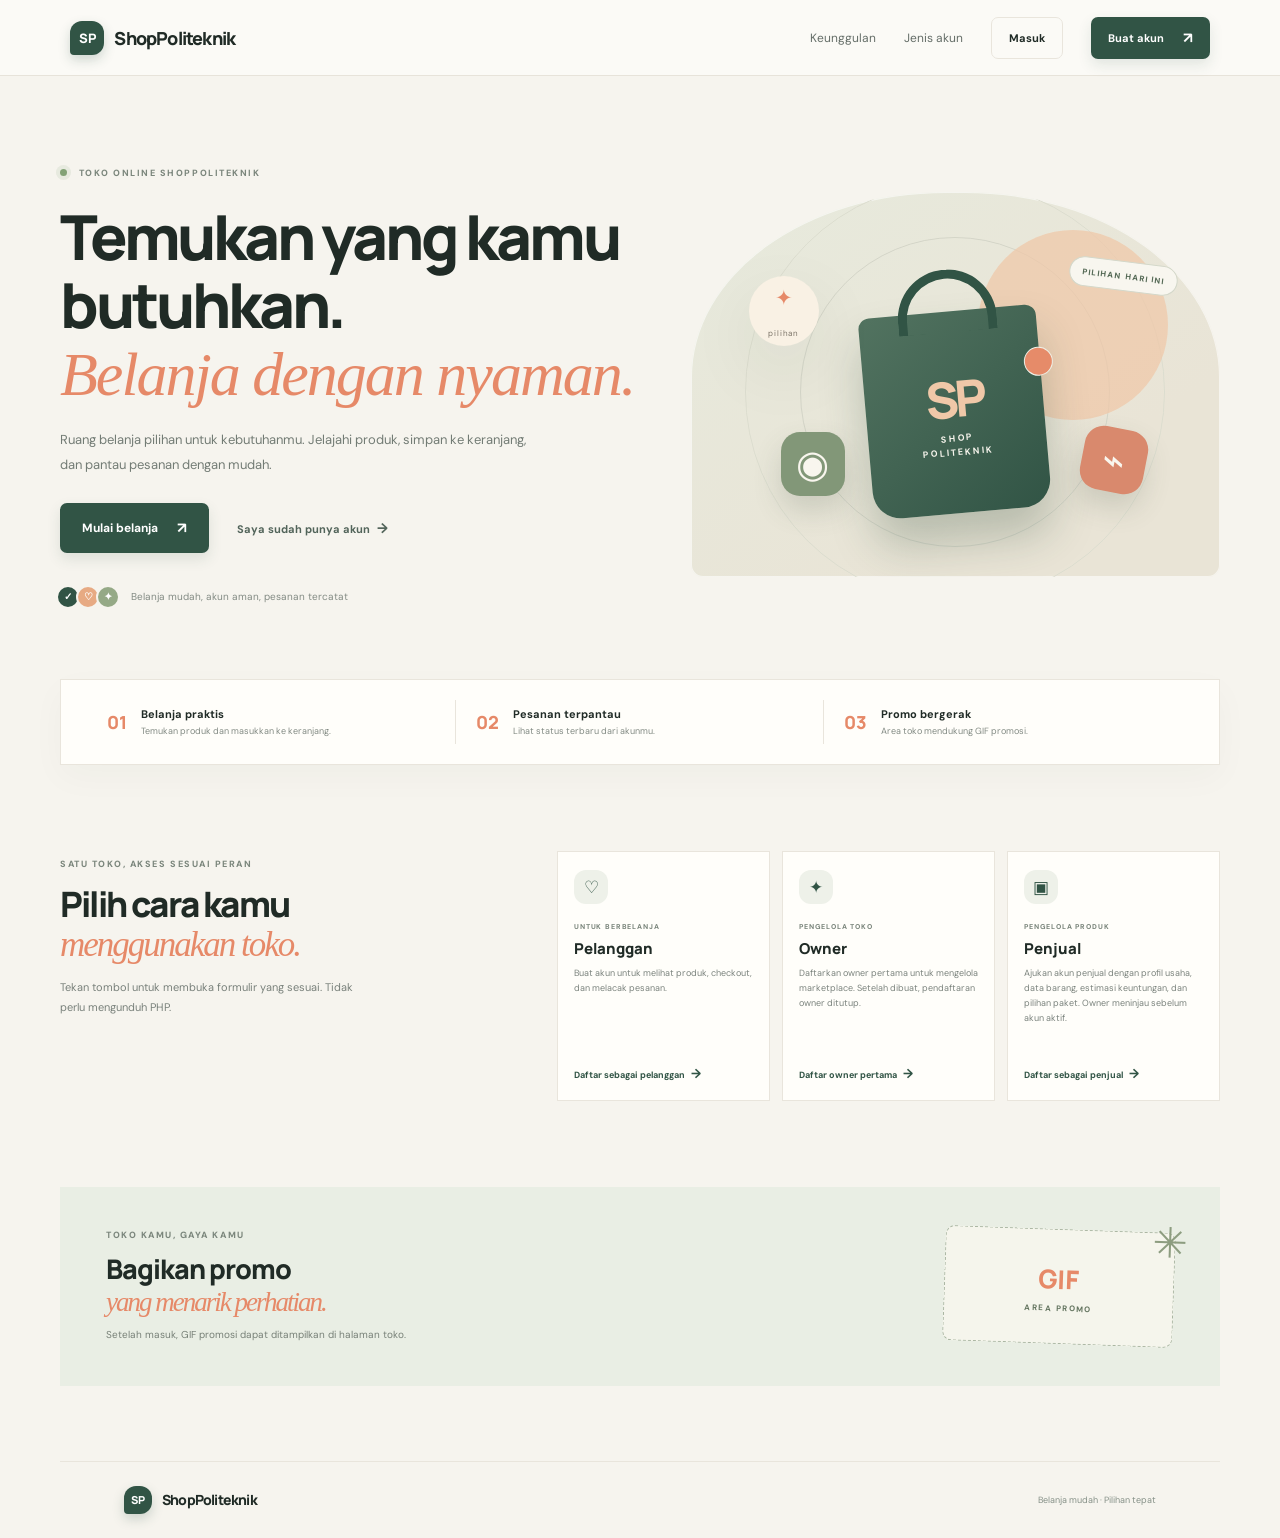
<file: vercel/index.html>
<!doctype html>
<html lang="id">
<head>
  <meta charset="utf-8"><meta name="viewport" content="width=device-width,initial-scale=1"><meta name="theme-color" content="#f6f4ee">
  <title>ShopPoliteknik — Belanja mudah, pilihan tepat</title>
  <link rel="stylesheet" href="frontend.css"><script defer src="auth.js"></script>
</head>
<body class="sp-body sp-home">
  <header class="sp-header"><a class="sp-brand" href="index.html"><span>SP</span> ShopPoliteknik</a><nav class="sp-nav"><a href="#keunggulan">Keunggulan</a><a href="#peran">Jenis akun</a><button class="sp-button sp-button-outline" data-modal-open="login">Masuk</button><button class="sp-button sp-button-dark" data-modal-open="register">Buat akun <span>↗</span></button></nav><button class="sp-menu" aria-label="Buka navigasi" data-menu-toggle>☰</button></header>
  <main>
    <section class="sp-hero"><div class="sp-hero-copy"><span class="sp-kicker"><i></i> TOKO ONLINE SHOPPOLITEKNIK</span><h1>Temukan yang kamu butuhkan.<br><em>Belanja dengan nyaman.</em></h1><p>Ruang belanja pilihan untuk kebutuhanmu. Jelajahi produk, simpan ke keranjang, dan pantau pesanan dengan mudah.</p><div class="sp-hero-actions"><button class="sp-button sp-button-dark sp-button-large" data-modal-open="register">Mulai belanja <span>↗</span></button><button class="sp-text-button" data-modal-open="login">Saya sudah punya akun <span>→</span></button></div><div class="sp-proof"><span class="sp-proof-icons"><b>✓</b><b>♡</b><b>✦</b></span><span>Belanja mudah, akun aman, pesanan tercatat</span></div></div><div class="sp-hero-visual" aria-label="Ilustrasi belanja"><div class="sp-orbit orbit-one"></div><div class="sp-orbit orbit-two"></div><div class="sp-sun"></div><div class="sp-floating sp-float-a">✦<small>pilihan</small></div><div class="sp-bag"><span>SP</span><b>SHOP<br>POLITEKNIK</b><i></i></div><div class="sp-product sp-product-a">⌁</div><div class="sp-product sp-product-b">◉</div><div class="sp-label">PILIHAN HARI INI</div></div></section>
    <section class="sp-benefits" id="keunggulan"><article><span>01</span><div><b>Belanja praktis</b><small>Temukan produk dan masukkan ke keranjang.</small></div></article><article><span>02</span><div><b>Pesanan terpantau</b><small>Lihat status terbaru dari akunmu.</small></div></article><article><span>03</span><div><b>Promo bergerak</b><small>Area toko mendukung GIF promosi.</small></div></article></section>
    <section class="sp-roles" id="peran"><div class="sp-section-title"><span class="sp-kicker">SATU TOKO, AKSES SESUAI PERAN</span><h2>Pilih cara kamu<br><em>menggunakan toko.</em></h2><p>Tekan tombol untuk membuka formulir yang sesuai. Tidak perlu mengunduh PHP.</p></div><div class="sp-role-grid"><article class="sp-role-card"><div class="sp-role-icon">♡</div><span class="sp-kicker">UNTUK BERBELANJA</span><h3>Pelanggan</h3><p>Buat akun untuk melihat produk, checkout, dan melacak pesanan.</p><button class="sp-link-button" data-modal-open="register" data-default-role="customer">Daftar sebagai pelanggan <span>→</span></button></article><article class="sp-role-card"><div class="sp-role-icon">✦</div><span class="sp-kicker">PENGELOLA TOKO</span><h3>Owner</h3><p>Daftarkan owner pertama untuk mengelola marketplace. Setelah dibuat, pendaftaran owner ditutup.</p><a class="sp-link-button" data-owner-signup-link href="daftar.html?role=owner">Daftar owner pertama <span>→</span></a><a class="sp-link-button" data-owner-login-link href="masuk.html?role=owner" hidden>Masuk sebagai owner <span>→</span></a></article><article class="sp-role-card"><div class="sp-role-icon">▣</div><span class="sp-kicker">PENGELOLA PRODUK</span><h3>Penjual</h3><p>Ajukan akun penjual dengan profil usaha, data barang, estimasi keuntungan, dan pilihan paket. Owner meninjau sebelum akun aktif.</p><button class="sp-link-button" data-modal-open="register" data-default-role="seller">Daftar sebagai penjual <span>→</span></button></article></div></section>
    <section class="sp-promo"><div><span class="sp-kicker">TOKO KAMU, GAYA KAMU</span><h2>Bagikan promo<br><em>yang menarik perhatian.</em></h2><p>Setelah masuk, GIF promosi dapat ditampilkan di halaman toko.</p></div><div class="sp-promo-art"><span>GIF</span><b>AREA PROMO</b><i>✳</i></div></section>
  </main>
  <footer class="sp-footer"><a class="sp-brand" href="index.html"><span>SP</span> ShopPoliteknik</a><span>Belanja mudah · Pilihan tepat</span></footer>

  <div class="sp-modal" data-modal="login" hidden><div class="sp-modal-card"><button class="sp-modal-close" data-modal-close aria-label="Tutup">×</button><span class="sp-kicker">SELAMAT DATANG KEMBALI</span><h2>Masuk ke akun</h2><p class="sp-modal-intro">Pilih peran, lalu masukkan data akunmu.</p><form data-auth-form data-mode="login"><label>Jenis akun<select name="role" data-role-select><option value="customer">Pelanggan</option><option value="seller">Penjual</option><option value="owner">Owner</option></select></label><label>Email<input name="email" type="email" required autocomplete="username" placeholder="nama@email.com"></label><label>Kata sandi<input name="password" type="password" required autocomplete="current-password" placeholder="Kata sandi akun"></label><div class="sp-message" data-form-message hidden></div><button class="sp-button sp-button-dark sp-button-full" type="submit">Masuk <span>↗</span></button></form><p class="sp-auth-switch">Belum punya akun pelanggan? <button data-modal-tab="register">Buat akun</button></p></div></div>
  <div class="sp-modal" data-modal="register" hidden><div class="sp-modal-card"><button class="sp-modal-close" data-modal-close aria-label="Tutup">×</button><span class="sp-kicker">GABUNG KE SHOPPOLITEKNIK</span><h2>Buat akun</h2><p class="sp-modal-intro">Pilih jenis akun. Formulir lengkap dan syaratnya akan muncul di halaman pendaftaran.</p><a class="sp-button sp-button-dark sp-button-full" href="daftar.html?role=customer">Daftar sebagai pembeli ↗</a><a class="sp-button sp-button-outline sp-button-full" href="daftar.html?role=seller">Ajukan akun penjual ↗</a><a class="sp-button sp-button-outline sp-button-full" data-owner-signup-link href="daftar.html?role=owner">Daftar owner pertama ↗</a><a class="sp-button sp-button-outline sp-button-full" data-owner-login-link href="masuk.html?role=owner" hidden>Masuk sebagai owner ↗</a><p class="sp-hint" data-owner-signup-note hidden>Akun owner sudah terdaftar. Pendaftaran owner berikutnya ditutup.</p><p class="sp-hint">Akun penjual menunggu tinjauan owner.</p><p class="sp-auth-switch">Sudah terdaftar? <button data-modal-tab="login">Masuk</button></p></div></div>
</body>
</html>
</file>
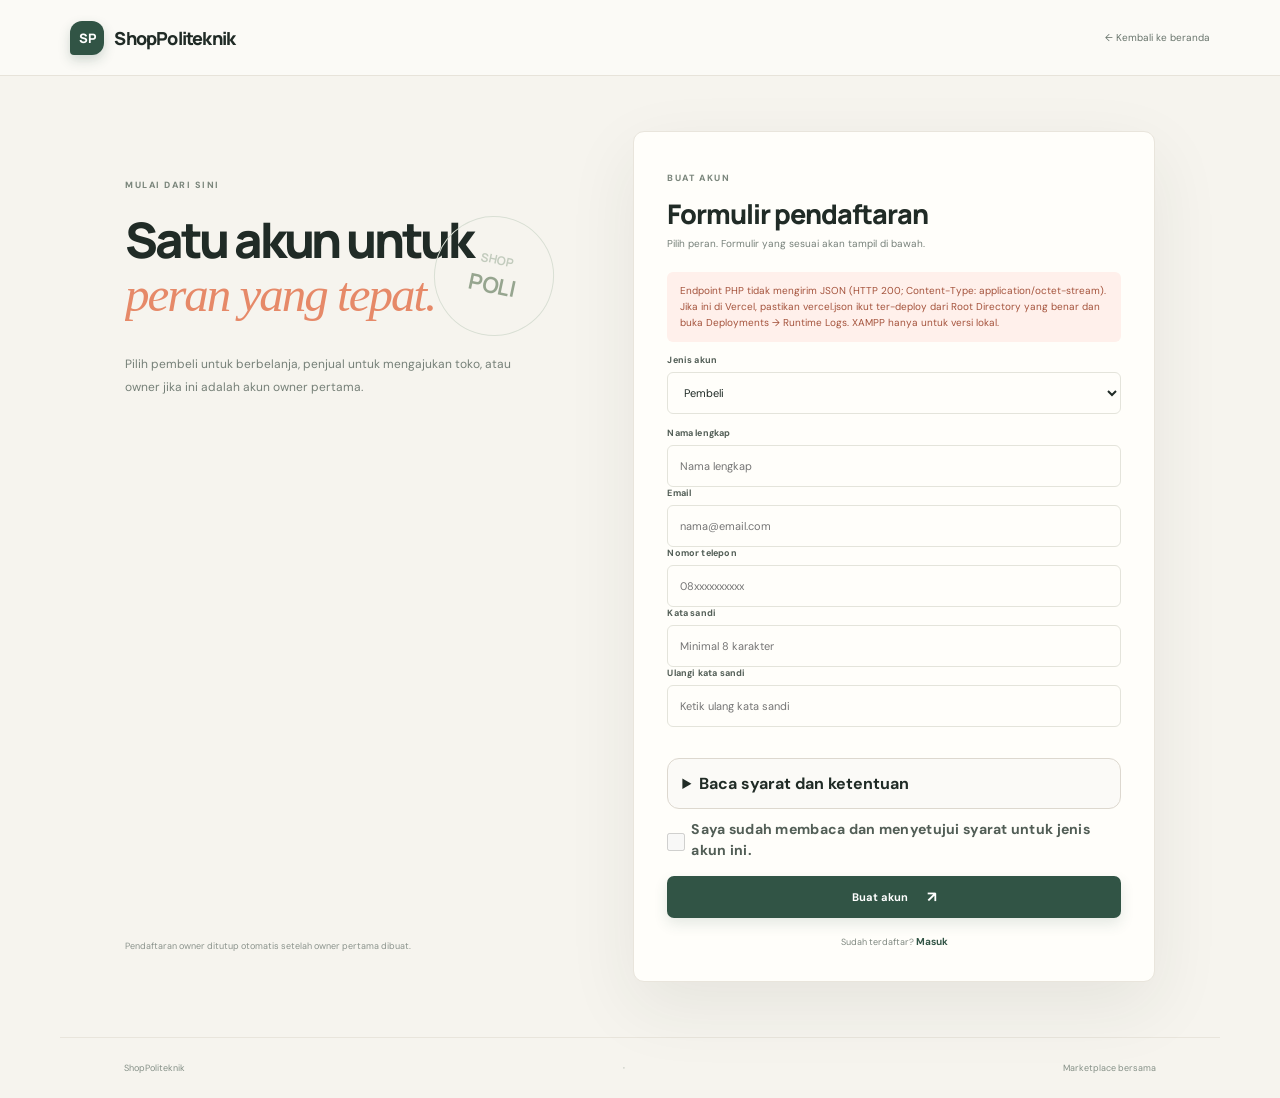
<file: vercel/daftar.html>
<!doctype html>
<html lang="id">
<head><meta charset="utf-8"><meta name="viewport" content="width=device-width,initial-scale=1"><meta name="theme-color" content="#f6f4ee"><title>Buat akun — ShopPoliteknik</title><link rel="stylesheet" href="frontend.css"><script defer src="auth.js"></script></head>
<body class="sp-body"><header class="sp-header"><a class="sp-brand" href="index.html"><span>SP</span> ShopPoliteknik</a><a class="sp-header-link" href="index.html">← Kembali ke beranda</a></header>
<main class="sp-auth-layout sp-register-layout"><section class="sp-auth-aside"><span class="sp-kicker">MULAI DARI SINI</span><h1>Satu akun untuk<br><em>peran yang tepat.</em></h1><p>Pilih pembeli untuk berbelanja, penjual untuk mengajukan toko, atau owner jika ini adalah akun owner pertama.</p><div class="sp-aside-stamp">SHOP<br><b>POLI</b></div><div class="sp-aside-foot">Pendaftaran owner ditutup otomatis setelah owner pertama dibuat.</div></section>
<section class="sp-auth-card"><div class="sp-auth-card-top"><span class="sp-kicker">BUAT AKUN</span><h2>Formulir pendaftaran</h2><p>Pilih peran. Formulir yang sesuai akan tampil di bawah.</p></div><div class="sp-message" data-auth-status hidden></div><div class="sp-role-note" data-owner-signup-note hidden><strong>Akun owner sudah dibuat.</strong><p>Pendaftaran owner ditutup. <a href="masuk.html?role=owner">Masuk sebagai owner</a>.</p></div><form data-auth-form data-mode="register"><label>Jenis akun<select name="role" data-role-select><option value="customer">Pembeli</option><option value="seller">Penjual</option><option value="owner" data-owner-signup-option>Owner pertama</option></select></label>
<div class="sp-role-note" data-role-note="owner" data-owner-registration-note hidden><strong>Pendaftaran owner pertama</strong><p>Hanya dapat dibuat satu kali. Gunakan akun ini untuk mengelola marketplace. Kata sandi minimal 12 karakter.</p></div>
<div data-account-registration-fields><label>Nama lengkap<input name="name" required maxlength="120" autocomplete="name" placeholder="Nama lengkap"></label><label>Email<input name="email" type="email" required maxlength="190" autocomplete="email" placeholder="nama@email.com"></label><label>Nomor telepon<input name="phone" maxlength="30" autocomplete="tel" placeholder="08xxxxxxxxxx"></label><label>Kata sandi<input name="password" type="password" required minlength="8" autocomplete="new-password" placeholder="Minimal 8 karakter"></label><label>Ulangi kata sandi<input name="password_confirmation" type="password" required minlength="8" autocomplete="new-password" placeholder="Ketik ulang kata sandi"></label></div>
<div data-owner-registration-fields hidden><label>Nama owner<input name="owner_name" required maxlength="120" autocomplete="name" placeholder="Nama lengkap"></label><label>Email owner<input name="owner_email" type="email" required maxlength="190" autocomplete="email" placeholder="nama@email.com"></label><label>Nomor telepon <small>Opsional</small><input name="owner_phone" maxlength="30" autocomplete="tel" placeholder="08xxxxxxxxxx"></label><label>Kata sandi owner<input name="owner_password" type="password" required minlength="12" autocomplete="new-password" placeholder="Minimal 12 karakter"></label><label>Ulangi kata sandi owner<input name="owner_password_confirmation" type="password" required minlength="12" autocomplete="new-password" placeholder="Ketik ulang kata sandi"></label></div>
<div data-seller-registration-fields hidden><div class="sp-role-note"><strong>Profil toko dan rencana usaha</strong><p>Permohonan ditinjau owner. Akun penjual aktif setelah disetujui.</p></div><label>Nama toko<input name="store_name" required maxlength="120" placeholder="Nama yang tampil di marketplace"></label><label>Deskripsi toko<textarea name="store_description" required maxlength="1000" rows="3" placeholder="Ceritakan toko dan produk yang ditawarkan"></textarea></label><label>Alamat toko<input name="store_address" required maxlength="500" placeholder="Alamat usaha atau lokasi pengiriman"></label><label>Nomor kontak toko<input name="store_phone" required maxlength="30" placeholder="Nomor yang dapat dihubungi"></label><label>Apakah kamu sudah berjualan?<select name="seller_status" required><option value="active">Ya, saya sudah berjualan</option><option value="planning">Belum, saya sedang memulai</option></select></label><label>Barang yang ingin dijual<input name="product_name" required maxlength="120" placeholder="Contoh: kerajinan tangan"></label><label>Kategori barang<input name="product_category" required maxlength="60" placeholder="Contoh: aksesori"></label><label>Berat barang (gram)<input name="item_weight_grams" type="number" min="1" max="1000000" required placeholder="Contoh: 350"></label><label>Estimasi keuntungan per bulan (Rp)<input name="expected_monthly_profit" type="number" min="0" max="2000000000" required placeholder="Contoh: 1500000"></label><label>Paket penggunaan website<select name="monthly_plan" required><option value="trial">Masa uji coba / gratis</option><option value="monthly">Paket bulanan</option></select></label><label>Anggaran biaya bulanan (Rp) <small>Opsional</small><input name="monthly_budget" type="number" min="0" max="2000000000" placeholder="Bila sudah ada perkiraan"></label><label>Deskripsi dan rencana jualan<textarea name="product_description" required maxlength="255" rows="3" placeholder="Ceritakan produk dan target pembeli"></textarea></label><p class="sp-hint">Paket dan anggaran dicatat sebagai usulan. Owner mengonfirmasi tarif; tidak ada tagihan otomatis.</p></div>
<div data-terms-consent><details class="terms-preview"><summary>Baca syarat dan ketentuan <span data-terms-version></span></summary><div data-terms-audience="customer"></div><div data-terms-audience="seller" hidden></div></details><input type="hidden" data-terms-id><label class="terms-checkbox"><input type="checkbox" name="terms_accepted" value="1" required><span>Saya sudah membaca dan menyetujui syarat untuk jenis akun ini.</span></label></div>
<div class="sp-message" data-form-message hidden></div><button class="sp-button sp-button-dark" type="submit" data-submit-register>Buat akun <span>↗</span></button></form><p class="sp-auth-switch">Sudah terdaftar? <a href="masuk.html">Masuk</a></p></section></main><footer class="sp-footer">ShopPoliteknik <span>·</span> Marketplace bersama</footer></body></html>
</file>
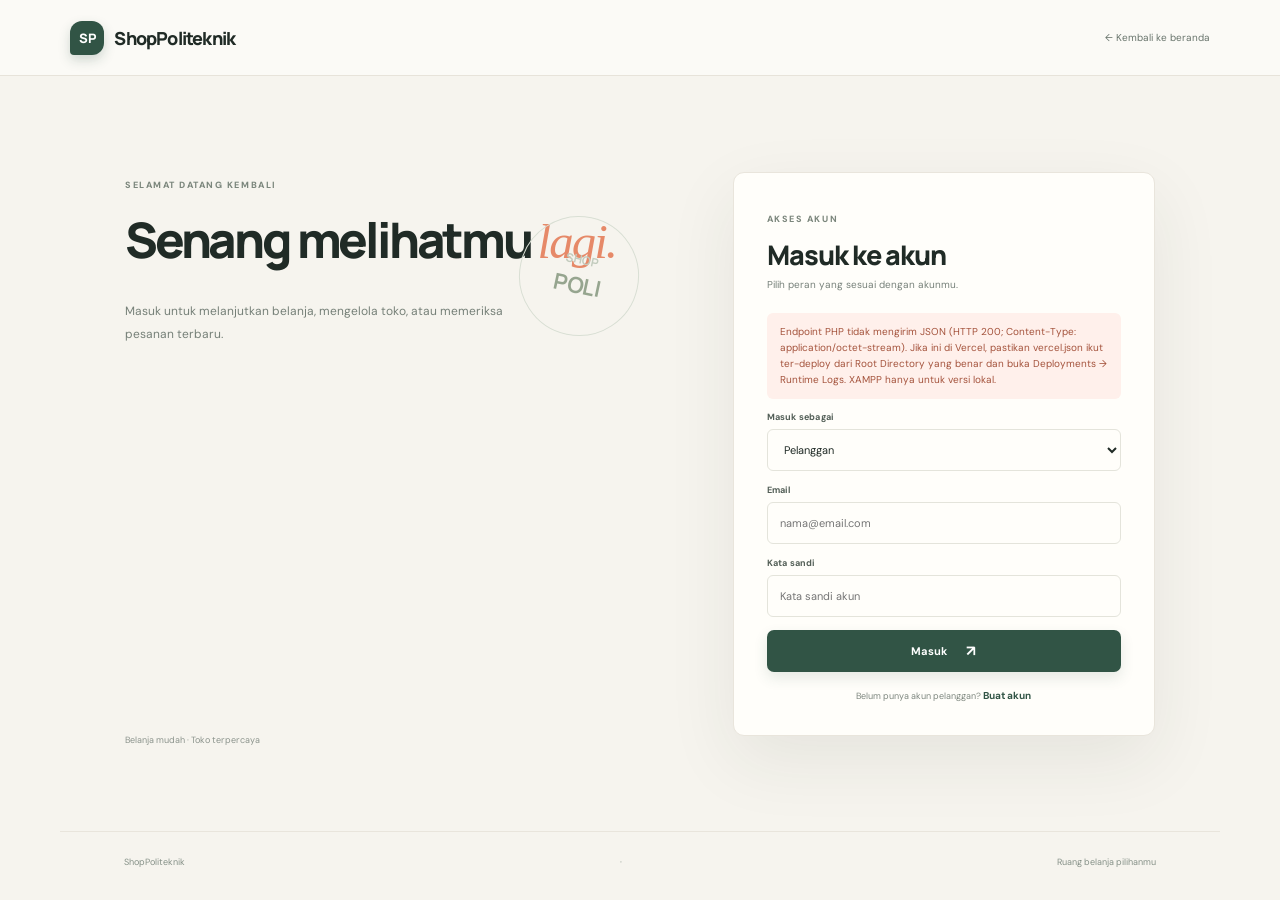
<file: vercel/masuk.html>
<!doctype html>
<html lang="id">
<head><meta charset="utf-8"><meta name="viewport" content="width=device-width,initial-scale=1"><meta name="theme-color" content="#f6f4ee"><title>Masuk — ShopPoliteknik</title><link rel="stylesheet" href="frontend.css"><script defer src="auth.js"></script></head>
<body class="sp-body"><header class="sp-header"><a class="sp-brand" href="index.html"><span>SP</span> ShopPoliteknik</a><a class="sp-header-link" href="index.html">← Kembali ke beranda</a></header>
<main class="sp-auth-layout"><section class="sp-auth-aside"><span class="sp-kicker">SELAMAT DATANG KEMBALI</span><h1>Senang melihatmu <em>lagi.</em></h1><p>Masuk untuk melanjutkan belanja, mengelola toko, atau memeriksa pesanan terbaru.</p><div class="sp-aside-stamp">SHOP<br><b>POLI</b></div><div class="sp-aside-foot">Belanja mudah · Toko terpercaya</div></section>
<section class="sp-auth-card"><div class="sp-auth-card-top"><span class="sp-kicker">AKSES AKUN</span><h2>Masuk ke akun</h2><p>Pilih peran yang sesuai dengan akunmu.</p></div><div class="sp-message" data-auth-status hidden></div><form data-auth-form data-mode="login"><label>Masuk sebagai<select name="role" data-role-select><option value="customer">Pelanggan</option><option value="seller">Penjual</option><option value="owner">Owner</option></select></label><label>Email<input name="email" type="email" required autocomplete="username" placeholder="nama@email.com"></label><label>Kata sandi<input name="password" type="password" required autocomplete="current-password" placeholder="Kata sandi akun"></label><div class="sp-message" data-form-message hidden></div><button class="sp-button sp-button-dark" type="submit">Masuk <span>↗</span></button></form><p class="sp-auth-switch">Belum punya akun pelanggan? <a href="daftar.html">Buat akun</a></p></section></main><footer class="sp-footer">ShopPoliteknik <span>·</span> Ruang belanja pilihanmu</footer></body></html>
</file>
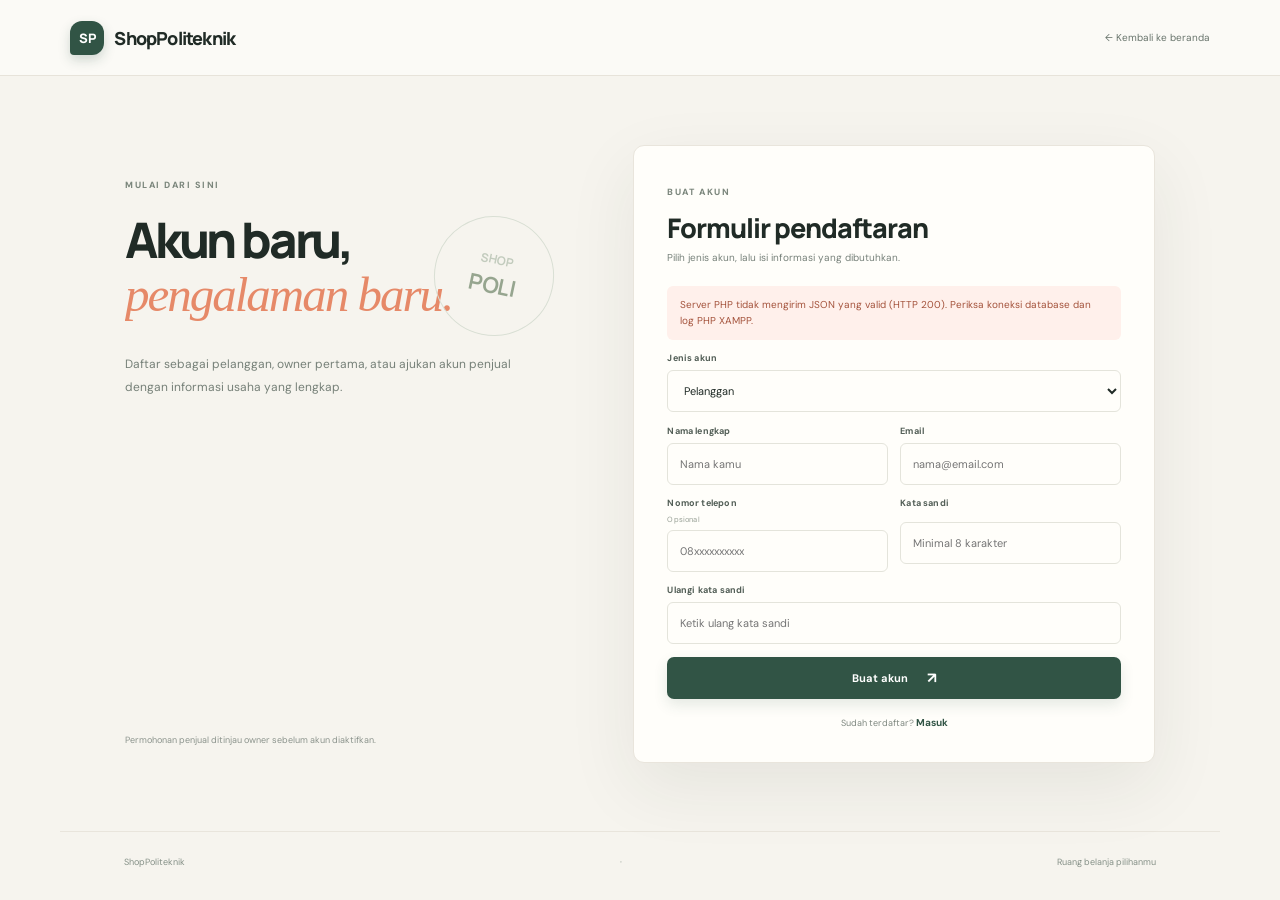
<file: SP/vercel/daftar.html>
<!doctype html>
<html lang="id">
<head><meta charset="utf-8"><meta name="viewport" content="width=device-width,initial-scale=1"><meta name="theme-color" content="#f6f4ee"><title>Buat akun — ShopPoliteknik</title><link rel="stylesheet" href="frontend.css"><script defer src="auth.js"></script></head>
<body class="sp-body"><header class="sp-header"><a class="sp-brand" href="beranda.php"><span>SP</span> ShopPoliteknik</a><a class="sp-header-link" href="beranda.php">← Kembali ke beranda</a></header>
<main class="sp-auth-layout sp-register-layout"><section class="sp-auth-aside"><span class="sp-kicker">MULAI DARI SINI</span><h1>Akun baru,<br><em>pengalaman baru.</em></h1><p>Daftar sebagai pelanggan, owner pertama, atau ajukan akun penjual dengan informasi usaha yang lengkap.</p><div class="sp-aside-stamp">SHOP<br><b>POLI</b></div><div class="sp-aside-foot">Permohonan penjual ditinjau owner sebelum akun diaktifkan.</div></section>
<section class="sp-auth-card"><div class="sp-auth-card-top"><span class="sp-kicker">BUAT AKUN</span><h2>Formulir pendaftaran</h2><p>Pilih jenis akun, lalu isi informasi yang dibutuhkan.</p></div><div class="sp-message" data-auth-status hidden></div><form data-auth-form data-mode="register"><label>Jenis akun<select name="role" data-role-select><option value="customer">Pelanggan</option><option value="owner" data-owner-only hidden>Owner pertama</option><option value="seller">Daftar sebagai penjual</option></select></label>
<div data-account-registration-fields><div class="sp-form-grid"><label>Nama lengkap<input name="name" required maxlength="120" autocomplete="name" placeholder="Nama kamu"></label><label>Email<input name="email" type="email" required maxlength="190" autocomplete="email" placeholder="nama@email.com"></label><label>Nomor telepon <small>Opsional</small><input name="phone" maxlength="30" autocomplete="tel" placeholder="08xxxxxxxxxx"></label><label>Kata sandi<input name="password" type="password" required minlength="8" autocomplete="new-password" placeholder="Minimal 8 karakter"></label><label class="sp-grid-full">Ulangi kata sandi<input name="password_confirmation" type="password" required minlength="8" autocomplete="new-password" placeholder="Ketik ulang kata sandi"></label></div></div>
<div data-owner-registration-fields hidden><div class="sp-form-grid"><label>Nama owner<input name="owner_name" required maxlength="120" autocomplete="name" placeholder="Nama owner"></label><label>Email owner<input name="owner_email" type="email" required maxlength="190" autocomplete="email" placeholder="email@contoh.com"></label><label class="sp-grid-full">Kata sandi owner<input name="owner_password" type="password" required minlength="12" autocomplete="new-password" placeholder="Minimal 12 karakter"></label></div><p class="sp-hint">Owner pertama langsung masuk ke dashboard setelah akun berhasil dibuat.</p></div>
<div data-seller-registration-fields hidden><div class="sp-role-note"><strong>Informasi usaha penjual</strong><p>Jawab pertanyaan berikut. Permohonan akan masuk ke owner untuk ditinjau.</p></div><div class="sp-form-grid"><label>Apakah kamu sudah berjualan?<select name="seller_status" required><option value="active">Ya, saya sudah berjualan</option><option value="planning">Belum, saya sedang memulai</option></select></label><label>Nama barang yang ingin dijual<input name="product_name" required maxlength="120" placeholder="Contoh: kerajinan tangan"></label><label>Kategori barang<input name="product_category" required maxlength="60" placeholder="Contoh: aksesori"></label><label>Berat barang (gram)<input name="item_weight_grams" type="number" min="1" max="1000000" required placeholder="Contoh: 350"></label><label>Estimasi keuntungan per bulan (Rp)<input name="expected_monthly_profit" type="number" min="0" max="2000000000" required placeholder="Contoh: 1500000"></label><label>Paket penggunaan website<select name="monthly_plan" required><option value="trial">Masa uji coba / gratis</option><option value="monthly">Paket bulanan</option></select></label><label>Anggaran biaya bulanan (Rp) <small>Opsional</small><input name="monthly_budget" type="number" min="0" max="2000000000" placeholder="Bila sudah ada perkiraan"></label><label class="sp-grid-full">Ceritakan barang dan rencana jualan<textarea name="product_description" required maxlength="255" rows="3" placeholder="Deskripsi barang, target pembeli, atau informasi usaha"></textarea></label></div><p class="sp-hint">Biaya paket bulanan belum diproses otomatis. Owner akan mengonfirmasi tarif dan cara pembayaran sebelum paket berbayar dimulai.</p></div>
<div class="sp-role-note" data-role-note="owner" data-owner-closed hidden><strong>Akun owner sudah tersedia.</strong><p>Silakan masuk dengan akun owner yang sudah dibuat.</p></div><div class="sp-message" data-form-message hidden></div><button class="sp-button sp-button-dark" type="submit" data-submit-register>Buat akun <span>↗</span></button></form><p class="sp-auth-switch">Sudah terdaftar? <a href="masuk.html">Masuk</a></p></section></main><footer class="sp-footer">ShopPoliteknik <span>·</span> Ruang belanja pilihanmu</footer></body></html>
</file>
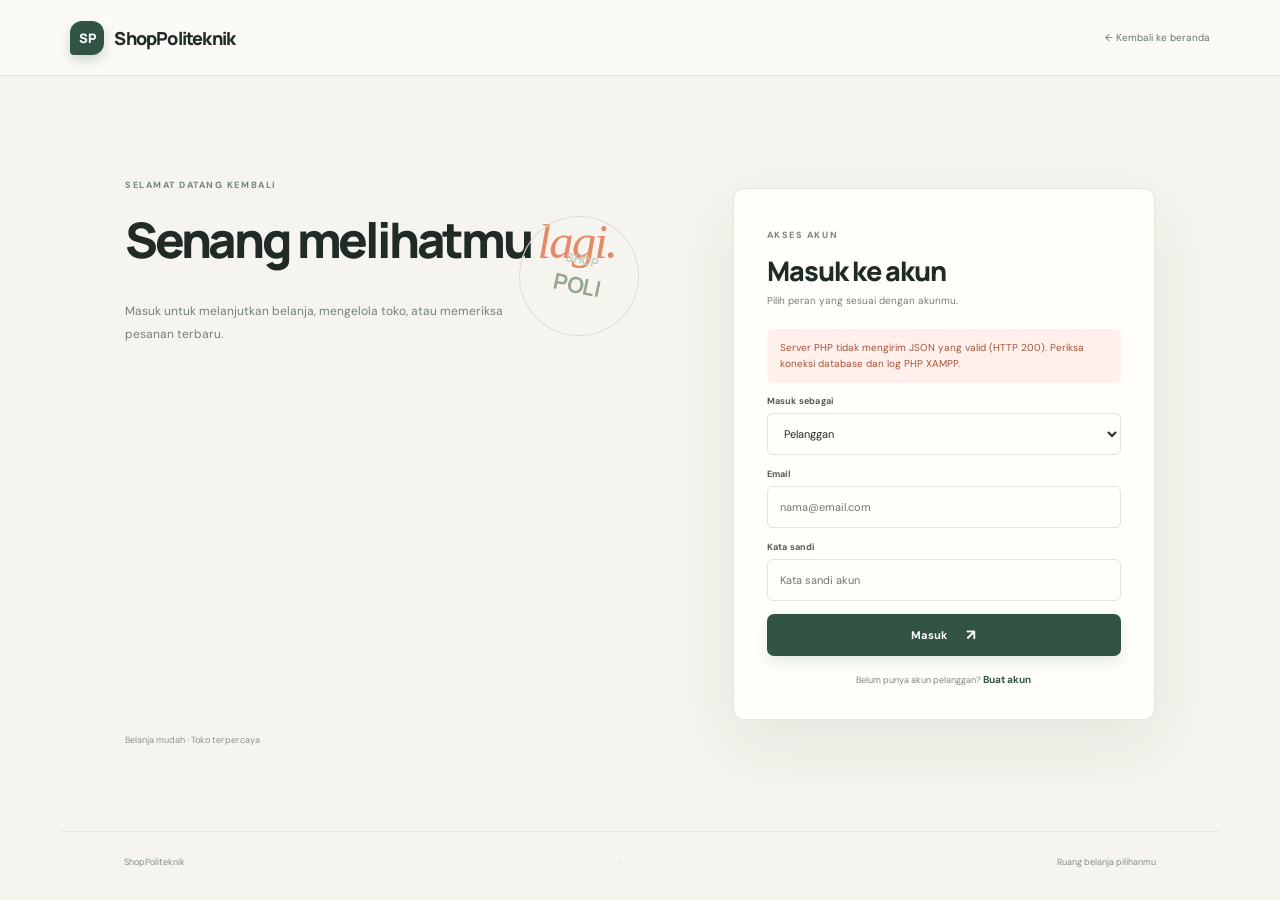
<file: SP/vercel/masuk.html>
<!doctype html>
<html lang="id">
<head><meta charset="utf-8"><meta name="viewport" content="width=device-width,initial-scale=1"><meta name="theme-color" content="#f6f4ee"><title>Masuk — ShopPoliteknik</title><link rel="stylesheet" href="frontend.css"><script defer src="auth.js"></script></head>
<body class="sp-body"><header class="sp-header"><a class="sp-brand" href="beranda.php"><span>SP</span> ShopPoliteknik</a><a class="sp-header-link" href="beranda.php">← Kembali ke beranda</a></header>
<main class="sp-auth-layout"><section class="sp-auth-aside"><span class="sp-kicker">SELAMAT DATANG KEMBALI</span><h1>Senang melihatmu <em>lagi.</em></h1><p>Masuk untuk melanjutkan belanja, mengelola toko, atau memeriksa pesanan terbaru.</p><div class="sp-aside-stamp">SHOP<br><b>POLI</b></div><div class="sp-aside-foot">Belanja mudah · Toko terpercaya</div></section>
<section class="sp-auth-card"><div class="sp-auth-card-top"><span class="sp-kicker">AKSES AKUN</span><h2>Masuk ke akun</h2><p>Pilih peran yang sesuai dengan akunmu.</p></div><div class="sp-message" data-auth-status hidden></div><form data-auth-form data-mode="login"><label>Masuk sebagai<select name="role" data-role-select><option value="customer">Pelanggan</option><option value="seller">Penjual</option><option value="owner">Owner</option></select></label><label>Email<input name="email" type="email" required autocomplete="username" placeholder="nama@email.com"></label><label>Kata sandi<input name="password" type="password" required autocomplete="current-password" placeholder="Kata sandi akun"></label><div class="sp-message" data-form-message hidden></div><button class="sp-button sp-button-dark" type="submit">Masuk <span>↗</span></button></form><p class="sp-auth-switch">Belum punya akun pelanggan? <a href="daftar.html">Buat akun</a></p></section></main><footer class="sp-footer">ShopPoliteknik <span>·</span> Ruang belanja pilihanmu</footer></body></html>
</file>
<file: vercel/frontend.css>
@import url('https://fonts.googleapis.com/css2?family=DM+Sans:wght@400;500;600;700&family=Manrope:wght@400;500;600;700;800&display=swap');
:root{--sp-ink:#202b26;--sp-muted:#78817a;--sp-paper:#fffefa;--sp-cream:#f6f4ee;--sp-line:#e9e5dc;--sp-green:#315445;--sp-green-dark:#203b30;--sp-lime:#d4dfc8;--sp-coral:#e68968;--sp-shadow:0 24px 70px #21342a14}
*{box-sizing:border-box}html{scroll-behavior:smooth}body{margin:0}.sp-body{min-height:100vh;background:var(--sp-cream);color:var(--sp-ink);font-family:'DM Sans',Arial,sans-serif}.sp-header{height:76px;padding:0 max(calc((100vw - 1160px)/2),5.5vw);display:flex;align-items:center;justify-content:space-between;background:#fbfaf7eF;border-bottom:1px solid #e7e3da;position:relative;z-index:3;backdrop-filter:blur(12px)}.sp-brand{display:inline-flex;align-items:center;gap:10px;color:var(--sp-ink);text-decoration:none;font:800 18px Manrope,sans-serif;letter-spacing:-.8px}.sp-brand>span{width:34px;height:34px;background:var(--sp-green);color:white;display:grid;place-items:center;border-radius:12px 12px 12px 4px;font-size:13px;letter-spacing:-.3px;box-shadow:0 5px 12px #31544536}.sp-nav{display:flex;align-items:center;gap:28px}.sp-nav>a{font-size:12px;text-decoration:none;color:#656e68}.sp-nav>a:hover,.sp-header-link:hover{color:var(--sp-green)}.sp-button{border:0;min-height:42px;border-radius:7px;padding:0 17px;display:inline-flex;align-items:center;justify-content:center;gap:19px;font:700 11px 'DM Sans',sans-serif;text-decoration:none;cursor:pointer;transition:transform .2s,background .2s,box-shadow .2s}.sp-button:hover{transform:translateY(-2px)}.sp-button span{font-size:15px}.sp-button-dark{background:var(--sp-green);color:#fff;box-shadow:0 6px 14px #31544520}.sp-button-dark:hover{background:var(--sp-green-dark);box-shadow:0 9px 20px #31544530}.sp-button-outline{border:1px solid var(--sp-line);background:transparent;color:var(--sp-ink)}.sp-button-large{min-height:50px;padding:0 22px;font-size:12px}.sp-button-full{width:100%;margin-top:3px}.sp-button:disabled{opacity:.58;cursor:wait;transform:none}.sp-menu{display:none;border:0;background:transparent;font-size:22px;color:var(--sp-ink)}
.sp-hero{max-width:1160px;min-height:540px;margin:0 auto;padding:72px 0 58px;display:grid;grid-template-columns:1fr .92fr;gap:55px;align-items:center}.sp-hero-copy{padding:12px 0}.sp-kicker{font-size:9px;letter-spacing:.17em;font-weight:800;color:#7b867c}.sp-kicker i{width:7px;height:7px;border-radius:50%;display:inline-block;background:#83a276;margin-right:8px;box-shadow:0 0 0 4px #83a27620}.sp-hero h1,.sp-auth-aside h1{font:800 clamp(39px,5vw,62px)/1.09 Manrope,sans-serif;letter-spacing:-3.2px;margin:22px 0 18px}.sp-hero h1 em,.sp-section-title h2 em,.sp-promo h2 em,.sp-auth-aside h1 em{font:500 italic 1em Georgia,serif;color:var(--sp-coral);letter-spacing:-2px}.sp-hero-copy>p{max-width:470px;color:#737c75;font-size:13px;line-height:1.9}.sp-hero-actions{display:flex;align-items:center;gap:22px;margin-top:25px}.sp-text-button{border:0;background:none;color:#52645a;font:700 11px 'DM Sans';cursor:pointer}.sp-text-button span{font-size:14px;margin-left:4px}.sp-proof{display:flex;align-items:center;gap:11px;margin-top:32px;color:#838b84;font-size:10px}.sp-proof-icons{display:flex}.sp-proof-icons b{display:grid;place-items:center;margin-left:-4px;width:24px;height:24px;border-radius:50%;border:2px solid var(--sp-cream);background:var(--sp-green);color:white;font-size:10px}.sp-proof-icons b:nth-child(2){background:#e7aa83}.sp-proof-icons b:nth-child(3){background:#95a986}
.sp-hero-visual{height:385px;position:relative;overflow:hidden;border-radius:48% 48% 12px 12px;background:linear-gradient(145deg,#e7eadd,#e9e4d6 73%);box-shadow:inset 0 0 0 1px #fff9}.sp-orbit{position:absolute;border:1px solid #d4d5c8;border-radius:50%;left:50%;top:52%;transform:translate(-50%,-50%)}.orbit-one{width:310px;height:310px}.orbit-two{width:420px;height:420px;border-color:#dcddcf}.sp-sun{position:absolute;width:190px;height:190px;right:52px;top:38px;border-radius:50%;background:#f0c8a8;opacity:.72}.sp-bag{position:absolute;z-index:1;left:50%;top:51%;transform:translate(-50%,-38%) rotate(-5deg);width:178px;height:202px;background:linear-gradient(140deg,#527360,#315445);border-radius:11px 11px 28px 28px;box-shadow:0 28px 44px #29483642;display:flex;align-items:center;justify-content:center;flex-direction:column;color:#f7f5ed}.sp-bag:before{content:'';position:absolute;width:81px;height:54px;border:9px solid #315445;border-bottom:0;border-radius:50px 50px 0 0;left:40px;top:-42px}.sp-bag>span{font:800 50px Manrope;letter-spacing:-5px;color:#f0c8a8}.sp-bag>b{font-size:9px;line-height:1.55;letter-spacing:.2em;text-align:center}.sp-bag>i{position:absolute;width:29px;height:29px;right:-13px;top:43px;border:1px solid #eff1e8;border-radius:50%;background:#e68b69}.sp-floating{position:absolute;z-index:2;display:grid;place-items:center;width:70px;height:70px;border-radius:50%;background:#f9f1e4;color:var(--sp-coral);box-shadow:var(--sp-shadow);font-size:21px;animation:floaty 4s ease-in-out infinite}.sp-floating small{font-size:8px;letter-spacing:.1em;color:#7b7468}.sp-float-a{left:11%;top:22%}.sp-product{position:absolute;z-index:2;width:64px;height:64px;display:grid;place-items:center;border-radius:19px;color:#f9f6ee;font-size:38px;box-shadow:0 14px 28px #4c5a4830;animation:floaty 4.8s ease-in-out infinite reverse}.sp-product-a{right:14%;bottom:22%;background:#d9896d;transform:rotate(11deg)}.sp-product-b{left:17%;bottom:21%;background:#829778;animation-delay:.7s}.sp-label{position:absolute;right:8%;top:18%;padding:9px 12px;border:1px solid #d4d8ca;border-radius:30px;background:#f8f6ef;color:#536854;font-size:8px;letter-spacing:.14em;font-weight:800;transform:rotate(7deg)}@keyframes floaty{0%,100%{translate:0 0}50%{translate:0 -10px}}
.sp-benefits{max-width:1160px;margin:0 auto 86px;padding:20px 26px;background:#fffefa;border:1px solid var(--sp-line);display:grid;grid-template-columns:repeat(3,1fr);box-shadow:0 12px 35px #26362b08}.sp-benefits article{display:flex;align-items:center;gap:14px;padding:7px 20px;border-right:1px solid var(--sp-line)}.sp-benefits article:last-child{border:0}.sp-benefits article>span{font:800 18px Manrope;color:var(--sp-coral)}.sp-benefits article div{display:grid;gap:4px}.sp-benefits b{font-size:11px}.sp-benefits small{font-size:9px;color:#838b84}.sp-roles{max-width:1160px;margin:0 auto 86px;display:grid;grid-template-columns:.8fr 1.2fr;gap:55px;align-items:start}.sp-section-title h2{font:800 35px/1.12 Manrope;letter-spacing:-1.8px;margin:13px 0}.sp-section-title>p{font-size:11px;line-height:1.8;color:#79817b;max-width:320px}.sp-role-grid{display:grid;grid-template-columns:repeat(3,1fr);gap:12px}.sp-role-card{min-height:250px;background:#fffefa;border:1px solid var(--sp-line);padding:18px 16px;display:flex;flex-direction:column;align-items:flex-start;transition:transform .25s,box-shadow .25s,border-color .25s}.sp-role-card:hover{transform:translateY(-5px);box-shadow:var(--sp-shadow);border-color:#d8dfd0}.sp-role-icon{width:34px;height:34px;border-radius:12px;background:#eef1e9;color:var(--sp-green);display:grid;place-items:center;font-size:17px;margin-bottom:18px}.sp-role-card .sp-kicker{font-size:7px;letter-spacing:.12em}.sp-role-card h3{font:800 15px Manrope;margin:7px 0}.sp-role-card p{font-size:9px;line-height:1.7;color:#7b837d;margin:0 0 16px}.sp-link-button{border:0;background:none;padding:0;margin-top:auto;text-align:left;color:var(--sp-green);font:700 9px 'DM Sans';text-decoration:none;cursor:pointer}.sp-link-button span{font-size:13px;margin-left:4px}.sp-promo{max-width:1160px;margin:0 auto 75px;padding:35px 46px;background:#e9eee4;display:flex;justify-content:space-between;align-items:center;overflow:hidden;position:relative}.sp-promo h2{font:800 27px/1.2 Manrope;letter-spacing:-1px;margin:10px 0}.sp-promo p{font-size:10px;color:#778077}.sp-promo-art{width:230px;height:115px;position:relative;border:1px dashed #aab6a2;border-radius:9px;background:#f5f5ec;display:flex;flex-direction:column;align-items:center;justify-content:center;color:#63745f;gap:6px;transform:rotate(2deg)}.sp-promo-art span{font:800 26px Manrope;color:var(--sp-coral)}.sp-promo-art b{font-size:8px;letter-spacing:.18em}.sp-promo-art i{position:absolute;right:-13px;top:-18px;color:#8d9d80;font-size:42px;font-style:normal}.sp-footer{max-width:1160px;margin:0 auto;padding:24px 0;border-top:1px solid var(--sp-line);display:flex;justify-content:space-between;align-items:center;color:#859087;font-size:9px}.sp-footer .sp-brand{font-size:14px}.sp-footer .sp-brand>span{height:28px;width:28px;font-size:11px}
.sp-modal[hidden]{display:none!important}.sp-modal{position:fixed;z-index:10;inset:0;padding:22px;display:grid;place-items:center;background:#17251ed1;backdrop-filter:blur(7px);animation:fade-in .2s ease}.sp-modal-card{position:relative;width:min(440px,100%);max-height:min(90vh,780px);overflow:auto;padding:35px;background:var(--sp-paper);border-radius:14px;box-shadow:0 28px 90px #10181270;animation:modal-in .3s cubic-bezier(.2,.8,.2,1)}.sp-modal-card-wide{width:min(580px,100%)}.sp-modal-close{position:absolute;right:18px;top:16px;width:33px;height:33px;border:1px solid var(--sp-line);border-radius:50%;background:transparent;color:#67716a;font-size:21px;cursor:pointer;transition:transform .2s}.sp-modal-close:hover{transform:rotate(90deg);background:#f4f2eb}.sp-modal-card h2,.sp-auth-card h2{font:800 27px Manrope;letter-spacing:-1px;margin:9px 0 5px}.sp-modal-intro,.sp-auth-card-top>p{font-size:10px;color:#77817a;margin:0 0 22px}.sp-modal-card form,.sp-auth-card form{display:grid;gap:13px}.sp-modal-card form label,.sp-auth-card form label{display:grid;gap:6px;color:#525e56;font-size:9px;font-weight:700;letter-spacing:.02em}.sp-modal-card label small,.sp-auth-card label small{font-weight:400;color:#98a096}.sp-modal-card input,.sp-modal-card select,.sp-auth-card input,.sp-auth-card select{height:42px;padding:0 12px;border:1px solid #e4e4db;border-radius:6px;background:#fffefa;color:var(--sp-ink);font:11px 'DM Sans';outline:none;transition:border .2s,box-shadow .2s}.sp-modal-card input:focus,.sp-modal-card select:focus,.sp-auth-card input:focus,.sp-auth-card select:focus{border-color:#8da18a;box-shadow:0 0 0 3px #8da18a22}.sp-form-grid{display:grid;grid-template-columns:1fr 1fr;gap:12px}.sp-grid-full{grid-column:1/-1}.sp-hint{margin:0;color:#7d887d;font-size:9px;line-height:1.6}.sp-role-note{padding:14px;background:#f2f3ec;border-radius:7px;color:#51654f;font-size:10px;line-height:1.6}.sp-role-note p{margin:5px 0 0;color:#788278}.sp-message{padding:11px 13px;border-radius:6px;font-size:10px;line-height:1.6}.sp-message[hidden]{display:none}.sp-message.is-error{background:#fff0eb;color:#a4533c}.sp-message.is-success{background:#edf4e9;color:#3e6847}.sp-auth-switch{text-align:center;margin:17px 0 0;font-size:9px;color:#7e877f}.sp-auth-switch a,.sp-auth-switch button,.sp-modal-footer-link a{border:0;background:none;color:var(--sp-green);font:700 9px 'DM Sans';text-decoration:none;cursor:pointer}.sp-modal-footer-link{text-align:center;color:#90988f;font-size:8px;margin:12px 0 0}.sp-modal-footer-link a{text-decoration:underline}.is-loading{opacity:.75}.modal-visible{overflow:hidden}@keyframes fade-in{from{opacity:0}to{opacity:1}}@keyframes modal-in{from{opacity:0;transform:translateY(14px) scale(.98)}to{opacity:1;transform:translateY(0) scale(1)}}
.sp-header-link{font-size:10px;color:#69756c;text-decoration:none}.sp-auth-layout{max-width:1030px;min-height:calc(100vh - 145px);margin:0 auto;padding:55px 0;display:grid;grid-template-columns:1fr .8fr;gap:80px;align-items:center}.sp-register-layout{grid-template-columns:.85fr 1fr;gap:65px}.sp-auth-aside{height:100%;min-height:480px;padding:48px 30px 30px 0;position:relative;display:flex;flex-direction:column;justify-content:center;overflow:hidden}.sp-auth-aside h1{font-size:49px}.sp-auth-aside>p{max-width:390px;color:#768078;font-size:12px;line-height:1.9}.sp-aside-stamp{position:absolute;right:14px;top:85px;width:120px;height:120px;border:1px solid #d9dfd4;border-radius:50%;display:grid;place-content:center;text-align:center;color:#c2cbbd;font:700 12px Manrope;line-height:1.5;transform:rotate(12deg)}.sp-aside-stamp b{font-size:22px;color:#96a58f}.sp-aside-foot{margin-top:auto;font-size:9px;color:#8b938c}.sp-auth-card{background:#fffefa;border:1px solid var(--sp-line);padding:33px;box-shadow:var(--sp-shadow);border-radius:11px}.sp-auth-card-top{margin-bottom:18px}.sp-auth-switch a{font-size:10px}.sp-auth-card .sp-footer{width:100%}.sp-body>.sp-footer{padding-left:5vw;padding-right:5vw}.sp-body:not(.sp-home) .sp-message[data-auth-status]{margin-bottom:12px}
@media(max-width:1150px){.sp-hero,.sp-benefits,.sp-roles,.sp-promo,.sp-footer,.sp-auth-layout{width:90%}.sp-hero{gap:35px}.sp-roles{gap:30px}.sp-auth-layout{gap:45px}}
@media(max-width:800px){.sp-header{padding:0 5vw}.sp-nav{gap:13px}.sp-nav>a:not(.sp-button){display:none}.sp-nav .sp-button{min-height:37px;padding:0 11px}.sp-hero{padding-top:52px;grid-template-columns:1fr;gap:28px}.sp-hero-visual{height:330px;max-width:550px;width:100%;margin:auto}.sp-hero h1{font-size:49px}.sp-benefits{padding:14px;gap:6px}.sp-benefits article{padding:7px 10px}.sp-benefits small{font-size:8px}.sp-roles{grid-template-columns:1fr;gap:18px}.sp-section-title h2 br{display:none}.sp-role-grid{grid-template-columns:repeat(3,1fr)}.sp-auth-layout,.sp-register-layout{grid-template-columns:1fr;gap:15px;padding:30px 0}.sp-auth-aside{min-height:180px;padding:18px 0}.sp-auth-aside h1{font-size:38px;margin:12px 0}.sp-auth-aside>p{margin-bottom:0}.sp-aside-stamp{right:10px;top:18px;width:90px;height:90px}.sp-aside-foot{display:none}}
@media(max-width:560px){.sp-brand{font-size:15px}.sp-brand>span{width:31px;height:31px}.sp-nav{gap:8px}.sp-nav .sp-button{font-size:9px;padding:0 10px;gap:7px}.sp-menu{display:none}.sp-hero{width:88%;padding-top:39px}.sp-hero h1{font-size:39px;letter-spacing:-2.1px}.sp-hero-copy>p{font-size:11px}.sp-hero-actions{align-items:flex-start;flex-direction:column;gap:13px}.sp-hero-visual{height:270px}.sp-sun{width:145px;height:145px;right:25px}.sp-bag{width:140px;height:165px}.sp-bag>span{font-size:40px}.sp-benefits{grid-template-columns:1fr;width:88%;margin-bottom:55px}.sp-benefits article{border-right:0;border-bottom:1px solid var(--sp-line);padding:11px}.sp-benefits article:last-child{border-bottom:0}.sp-roles,.sp-promo{width:88%;margin-bottom:55px}.sp-role-grid{grid-template-columns:1fr}.sp-role-card{min-height:0}.sp-promo{padding:25px;gap:15px;align-items:flex-start;flex-direction:column}.sp-promo-art{width:100%;height:90px}.sp-footer{width:88%;gap:14px}.sp-footer>span{font-size:8px}.sp-modal{padding:10px}.sp-modal-card{padding:28px 21px;max-height:94vh}.sp-form-grid{grid-template-columns:1fr}.sp-grid-full{grid-column:auto}.sp-auth-layout{width:90%}.sp-auth-aside h1{font-size:33px}.sp-auth-aside>p{max-width:85%;font-size:10px}.sp-aside-stamp{width:68px;height:68px;font-size:9px}.sp-aside-stamp b{font-size:16px}.sp-auth-card{padding:25px 20px}}
@media(prefers-reduced-motion:reduce){*,*::before,*::after{scroll-behavior:auto!important;animation-duration:.01ms!important;animation-iteration-count:1!important;transition-duration:.01ms!important}}

/* Seller application form fields */
.sp-auth-card textarea{width:100%;min-height:96px;padding:13px 15px;border:1px solid #ddd8cf;border-radius:12px;background:#fff;font:inherit;resize:vertical;color:#282923}.sp-auth-card textarea:focus{outline:2px solid #d77f5d;outline-offset:1px}.sp-auth-card [data-seller-registration-fields] .sp-form-grid{margin-top:14px}.sp-auth-card .sp-hint{font-size:.83rem;line-height:1.55;color:#77736b}

.terms-preview{border:1px solid #ddd8cf;border-radius:12px;padding:14px;margin:18px 0 10px;background:#fbfaf7}.terms-preview summary{cursor:pointer;font-weight:700}.terms-preview [data-terms-audience]{white-space:pre-wrap;max-height:190px;overflow:auto;margin-top:12px;font-size:.88rem;line-height:1.65;color:#5d5a53}.terms-checkbox{display:flex!important;align-items:flex-start;gap:10px;font-size:.88rem!important;line-height:1.5}.terms-checkbox input{width:18px!important;min-width:18px;margin:2px 0 0!important}.sp-auth-card textarea{width:100%;min-height:96px;padding:13px 15px;border:1px solid #ddd8cf;border-radius:12px;background:#fff;font:inherit;resize:vertical;color:#282923}.sp-auth-card textarea:focus{outline:2px solid #d77f5d;outline-offset:1px}

[hidden]{display:none!important}
</file>
<file: SP/vercel/frontend.css>
@import url('https://fonts.googleapis.com/css2?family=DM+Sans:wght@400;500;600;700&family=Manrope:wght@400;500;600;700;800&display=swap');
:root{--sp-ink:#202b26;--sp-muted:#78817a;--sp-paper:#fffefa;--sp-cream:#f6f4ee;--sp-line:#e9e5dc;--sp-green:#315445;--sp-green-dark:#203b30;--sp-lime:#d4dfc8;--sp-coral:#e68968;--sp-shadow:0 24px 70px #21342a14}
*{box-sizing:border-box}html{scroll-behavior:smooth}body{margin:0}.sp-body{min-height:100vh;background:var(--sp-cream);color:var(--sp-ink);font-family:'DM Sans',Arial,sans-serif}.sp-header{height:76px;padding:0 max(calc((100vw - 1160px)/2),5.5vw);display:flex;align-items:center;justify-content:space-between;background:#fbfaf7eF;border-bottom:1px solid #e7e3da;position:relative;z-index:3;backdrop-filter:blur(12px)}.sp-brand{display:inline-flex;align-items:center;gap:10px;color:var(--sp-ink);text-decoration:none;font:800 18px Manrope,sans-serif;letter-spacing:-.8px}.sp-brand>span{width:34px;height:34px;background:var(--sp-green);color:white;display:grid;place-items:center;border-radius:12px 12px 12px 4px;font-size:13px;letter-spacing:-.3px;box-shadow:0 5px 12px #31544536}.sp-nav{display:flex;align-items:center;gap:28px}.sp-nav>a{font-size:12px;text-decoration:none;color:#656e68}.sp-nav>a:hover,.sp-header-link:hover{color:var(--sp-green)}.sp-button{border:0;min-height:42px;border-radius:7px;padding:0 17px;display:inline-flex;align-items:center;justify-content:center;gap:19px;font:700 11px 'DM Sans',sans-serif;text-decoration:none;cursor:pointer;transition:transform .2s,background .2s,box-shadow .2s}.sp-button:hover{transform:translateY(-2px)}.sp-button span{font-size:15px}.sp-button-dark{background:var(--sp-green);color:#fff;box-shadow:0 6px 14px #31544520}.sp-button-dark:hover{background:var(--sp-green-dark);box-shadow:0 9px 20px #31544530}.sp-button-outline{border:1px solid var(--sp-line);background:transparent;color:var(--sp-ink)}.sp-button-large{min-height:50px;padding:0 22px;font-size:12px}.sp-button-full{width:100%;margin-top:3px}.sp-button:disabled{opacity:.58;cursor:wait;transform:none}.sp-menu{display:none;border:0;background:transparent;font-size:22px;color:var(--sp-ink)}
.sp-hero{max-width:1160px;min-height:540px;margin:0 auto;padding:72px 0 58px;display:grid;grid-template-columns:1fr .92fr;gap:55px;align-items:center}.sp-hero-copy{padding:12px 0}.sp-kicker{font-size:9px;letter-spacing:.17em;font-weight:800;color:#7b867c}.sp-kicker i{width:7px;height:7px;border-radius:50%;display:inline-block;background:#83a276;margin-right:8px;box-shadow:0 0 0 4px #83a27620}.sp-hero h1,.sp-auth-aside h1{font:800 clamp(39px,5vw,62px)/1.09 Manrope,sans-serif;letter-spacing:-3.2px;margin:22px 0 18px}.sp-hero h1 em,.sp-section-title h2 em,.sp-promo h2 em,.sp-auth-aside h1 em{font:500 italic 1em Georgia,serif;color:var(--sp-coral);letter-spacing:-2px}.sp-hero-copy>p{max-width:470px;color:#737c75;font-size:13px;line-height:1.9}.sp-hero-actions{display:flex;align-items:center;gap:22px;margin-top:25px}.sp-text-button{border:0;background:none;color:#52645a;font:700 11px 'DM Sans';cursor:pointer}.sp-text-button span{font-size:14px;margin-left:4px}.sp-proof{display:flex;align-items:center;gap:11px;margin-top:32px;color:#838b84;font-size:10px}.sp-proof-icons{display:flex}.sp-proof-icons b{display:grid;place-items:center;margin-left:-4px;width:24px;height:24px;border-radius:50%;border:2px solid var(--sp-cream);background:var(--sp-green);color:white;font-size:10px}.sp-proof-icons b:nth-child(2){background:#e7aa83}.sp-proof-icons b:nth-child(3){background:#95a986}
.sp-hero-visual{height:385px;position:relative;overflow:hidden;border-radius:48% 48% 12px 12px;background:linear-gradient(145deg,#e7eadd,#e9e4d6 73%);box-shadow:inset 0 0 0 1px #fff9}.sp-orbit{position:absolute;border:1px solid #d4d5c8;border-radius:50%;left:50%;top:52%;transform:translate(-50%,-50%)}.orbit-one{width:310px;height:310px}.orbit-two{width:420px;height:420px;border-color:#dcddcf}.sp-sun{position:absolute;width:190px;height:190px;right:52px;top:38px;border-radius:50%;background:#f0c8a8;opacity:.72}.sp-bag{position:absolute;z-index:1;left:50%;top:51%;transform:translate(-50%,-38%) rotate(-5deg);width:178px;height:202px;background:linear-gradient(140deg,#527360,#315445);border-radius:11px 11px 28px 28px;box-shadow:0 28px 44px #29483642;display:flex;align-items:center;justify-content:center;flex-direction:column;color:#f7f5ed}.sp-bag:before{content:'';position:absolute;width:81px;height:54px;border:9px solid #315445;border-bottom:0;border-radius:50px 50px 0 0;left:40px;top:-42px}.sp-bag>span{font:800 50px Manrope;letter-spacing:-5px;color:#f0c8a8}.sp-bag>b{font-size:9px;line-height:1.55;letter-spacing:.2em;text-align:center}.sp-bag>i{position:absolute;width:29px;height:29px;right:-13px;top:43px;border:1px solid #eff1e8;border-radius:50%;background:#e68b69}.sp-floating{position:absolute;z-index:2;display:grid;place-items:center;width:70px;height:70px;border-radius:50%;background:#f9f1e4;color:var(--sp-coral);box-shadow:var(--sp-shadow);font-size:21px;animation:floaty 4s ease-in-out infinite}.sp-floating small{font-size:8px;letter-spacing:.1em;color:#7b7468}.sp-float-a{left:11%;top:22%}.sp-product{position:absolute;z-index:2;width:64px;height:64px;display:grid;place-items:center;border-radius:19px;color:#f9f6ee;font-size:38px;box-shadow:0 14px 28px #4c5a4830;animation:floaty 4.8s ease-in-out infinite reverse}.sp-product-a{right:14%;bottom:22%;background:#d9896d;transform:rotate(11deg)}.sp-product-b{left:17%;bottom:21%;background:#829778;animation-delay:.7s}.sp-label{position:absolute;right:8%;top:18%;padding:9px 12px;border:1px solid #d4d8ca;border-radius:30px;background:#f8f6ef;color:#536854;font-size:8px;letter-spacing:.14em;font-weight:800;transform:rotate(7deg)}@keyframes floaty{0%,100%{translate:0 0}50%{translate:0 -10px}}
.sp-benefits{max-width:1160px;margin:0 auto 86px;padding:20px 26px;background:#fffefa;border:1px solid var(--sp-line);display:grid;grid-template-columns:repeat(3,1fr);box-shadow:0 12px 35px #26362b08}.sp-benefits article{display:flex;align-items:center;gap:14px;padding:7px 20px;border-right:1px solid var(--sp-line)}.sp-benefits article:last-child{border:0}.sp-benefits article>span{font:800 18px Manrope;color:var(--sp-coral)}.sp-benefits article div{display:grid;gap:4px}.sp-benefits b{font-size:11px}.sp-benefits small{font-size:9px;color:#838b84}.sp-roles{max-width:1160px;margin:0 auto 86px;display:grid;grid-template-columns:.8fr 1.2fr;gap:55px;align-items:start}.sp-section-title h2{font:800 35px/1.12 Manrope;letter-spacing:-1.8px;margin:13px 0}.sp-section-title>p{font-size:11px;line-height:1.8;color:#79817b;max-width:320px}.sp-role-grid{display:grid;grid-template-columns:repeat(3,1fr);gap:12px}.sp-role-card{min-height:250px;background:#fffefa;border:1px solid var(--sp-line);padding:18px 16px;display:flex;flex-direction:column;align-items:flex-start;transition:transform .25s,box-shadow .25s,border-color .25s}.sp-role-card:hover{transform:translateY(-5px);box-shadow:var(--sp-shadow);border-color:#d8dfd0}.sp-role-icon{width:34px;height:34px;border-radius:12px;background:#eef1e9;color:var(--sp-green);display:grid;place-items:center;font-size:17px;margin-bottom:18px}.sp-role-card .sp-kicker{font-size:7px;letter-spacing:.12em}.sp-role-card h3{font:800 15px Manrope;margin:7px 0}.sp-role-card p{font-size:9px;line-height:1.7;color:#7b837d;margin:0 0 16px}.sp-link-button{border:0;background:none;padding:0;margin-top:auto;text-align:left;color:var(--sp-green);font:700 9px 'DM Sans';text-decoration:none;cursor:pointer}.sp-link-button span{font-size:13px;margin-left:4px}.sp-promo{max-width:1160px;margin:0 auto 75px;padding:35px 46px;background:#e9eee4;display:flex;justify-content:space-between;align-items:center;overflow:hidden;position:relative}.sp-promo h2{font:800 27px/1.2 Manrope;letter-spacing:-1px;margin:10px 0}.sp-promo p{font-size:10px;color:#778077}.sp-promo-art{width:230px;height:115px;position:relative;border:1px dashed #aab6a2;border-radius:9px;background:#f5f5ec;display:flex;flex-direction:column;align-items:center;justify-content:center;color:#63745f;gap:6px;transform:rotate(2deg)}.sp-promo-art span{font:800 26px Manrope;color:var(--sp-coral)}.sp-promo-art b{font-size:8px;letter-spacing:.18em}.sp-promo-art i{position:absolute;right:-13px;top:-18px;color:#8d9d80;font-size:42px;font-style:normal}.sp-footer{max-width:1160px;margin:0 auto;padding:24px 0;border-top:1px solid var(--sp-line);display:flex;justify-content:space-between;align-items:center;color:#859087;font-size:9px}.sp-footer .sp-brand{font-size:14px}.sp-footer .sp-brand>span{height:28px;width:28px;font-size:11px}
.sp-modal[hidden]{display:none!important}.sp-modal{position:fixed;z-index:10;inset:0;padding:22px;display:grid;place-items:center;background:#17251ed1;backdrop-filter:blur(7px);animation:fade-in .2s ease}.sp-modal-card{position:relative;width:min(440px,100%);max-height:min(90vh,780px);overflow:auto;padding:35px;background:var(--sp-paper);border-radius:14px;box-shadow:0 28px 90px #10181270;animation:modal-in .3s cubic-bezier(.2,.8,.2,1)}.sp-modal-card-wide{width:min(580px,100%)}.sp-modal-close{position:absolute;right:18px;top:16px;width:33px;height:33px;border:1px solid var(--sp-line);border-radius:50%;background:transparent;color:#67716a;font-size:21px;cursor:pointer;transition:transform .2s}.sp-modal-close:hover{transform:rotate(90deg);background:#f4f2eb}.sp-modal-card h2,.sp-auth-card h2{font:800 27px Manrope;letter-spacing:-1px;margin:9px 0 5px}.sp-modal-intro,.sp-auth-card-top>p{font-size:10px;color:#77817a;margin:0 0 22px}.sp-modal-card form,.sp-auth-card form{display:grid;gap:13px}.sp-modal-card form label,.sp-auth-card form label{display:grid;gap:6px;color:#525e56;font-size:9px;font-weight:700;letter-spacing:.02em}.sp-modal-card label small,.sp-auth-card label small{font-weight:400;color:#98a096}.sp-modal-card input,.sp-modal-card select,.sp-auth-card input,.sp-auth-card select{height:42px;padding:0 12px;border:1px solid #e4e4db;border-radius:6px;background:#fffefa;color:var(--sp-ink);font:11px 'DM Sans';outline:none;transition:border .2s,box-shadow .2s}.sp-modal-card input:focus,.sp-modal-card select:focus,.sp-auth-card input:focus,.sp-auth-card select:focus{border-color:#8da18a;box-shadow:0 0 0 3px #8da18a22}.sp-form-grid{display:grid;grid-template-columns:1fr 1fr;gap:12px}.sp-grid-full{grid-column:1/-1}.sp-hint{margin:0;color:#7d887d;font-size:9px;line-height:1.6}.sp-role-note{padding:14px;background:#f2f3ec;border-radius:7px;color:#51654f;font-size:10px;line-height:1.6}.sp-role-note p{margin:5px 0 0;color:#788278}.sp-message{padding:11px 13px;border-radius:6px;font-size:10px;line-height:1.6}.sp-message[hidden]{display:none}.sp-message.is-error{background:#fff0eb;color:#a4533c}.sp-message.is-success{background:#edf4e9;color:#3e6847}.sp-auth-switch{text-align:center;margin:17px 0 0;font-size:9px;color:#7e877f}.sp-auth-switch a,.sp-auth-switch button,.sp-modal-footer-link a{border:0;background:none;color:var(--sp-green);font:700 9px 'DM Sans';text-decoration:none;cursor:pointer}.sp-modal-footer-link{text-align:center;color:#90988f;font-size:8px;margin:12px 0 0}.sp-modal-footer-link a{text-decoration:underline}.is-loading{opacity:.75}.modal-visible{overflow:hidden}@keyframes fade-in{from{opacity:0}to{opacity:1}}@keyframes modal-in{from{opacity:0;transform:translateY(14px) scale(.98)}to{opacity:1;transform:translateY(0) scale(1)}}
.sp-header-link{font-size:10px;color:#69756c;text-decoration:none}.sp-auth-layout{max-width:1030px;min-height:calc(100vh - 145px);margin:0 auto;padding:55px 0;display:grid;grid-template-columns:1fr .8fr;gap:80px;align-items:center}.sp-register-layout{grid-template-columns:.85fr 1fr;gap:65px}.sp-auth-aside{height:100%;min-height:480px;padding:48px 30px 30px 0;position:relative;display:flex;flex-direction:column;justify-content:center;overflow:hidden}.sp-auth-aside h1{font-size:49px}.sp-auth-aside>p{max-width:390px;color:#768078;font-size:12px;line-height:1.9}.sp-aside-stamp{position:absolute;right:14px;top:85px;width:120px;height:120px;border:1px solid #d9dfd4;border-radius:50%;display:grid;place-content:center;text-align:center;color:#c2cbbd;font:700 12px Manrope;line-height:1.5;transform:rotate(12deg)}.sp-aside-stamp b{font-size:22px;color:#96a58f}.sp-aside-foot{margin-top:auto;font-size:9px;color:#8b938c}.sp-auth-card{background:#fffefa;border:1px solid var(--sp-line);padding:33px;box-shadow:var(--sp-shadow);border-radius:11px}.sp-auth-card-top{margin-bottom:18px}.sp-auth-switch a{font-size:10px}.sp-auth-card .sp-footer{width:100%}.sp-body>.sp-footer{padding-left:5vw;padding-right:5vw}.sp-body:not(.sp-home) .sp-message[data-auth-status]{margin-bottom:12px}
@media(max-width:1150px){.sp-hero,.sp-benefits,.sp-roles,.sp-promo,.sp-footer,.sp-auth-layout{width:90%}.sp-hero{gap:35px}.sp-roles{gap:30px}.sp-auth-layout{gap:45px}}
@media(max-width:800px){.sp-header{padding:0 5vw}.sp-nav{gap:13px}.sp-nav>a:not(.sp-button){display:none}.sp-nav .sp-button{min-height:37px;padding:0 11px}.sp-hero{padding-top:52px;grid-template-columns:1fr;gap:28px}.sp-hero-visual{height:330px;max-width:550px;width:100%;margin:auto}.sp-hero h1{font-size:49px}.sp-benefits{padding:14px;gap:6px}.sp-benefits article{padding:7px 10px}.sp-benefits small{font-size:8px}.sp-roles{grid-template-columns:1fr;gap:18px}.sp-section-title h2 br{display:none}.sp-role-grid{grid-template-columns:repeat(3,1fr)}.sp-auth-layout,.sp-register-layout{grid-template-columns:1fr;gap:15px;padding:30px 0}.sp-auth-aside{min-height:180px;padding:18px 0}.sp-auth-aside h1{font-size:38px;margin:12px 0}.sp-auth-aside>p{margin-bottom:0}.sp-aside-stamp{right:10px;top:18px;width:90px;height:90px}.sp-aside-foot{display:none}}
@media(max-width:560px){.sp-brand{font-size:15px}.sp-brand>span{width:31px;height:31px}.sp-nav{gap:8px}.sp-nav .sp-button{font-size:9px;padding:0 10px;gap:7px}.sp-menu{display:none}.sp-hero{width:88%;padding-top:39px}.sp-hero h1{font-size:39px;letter-spacing:-2.1px}.sp-hero-copy>p{font-size:11px}.sp-hero-actions{align-items:flex-start;flex-direction:column;gap:13px}.sp-hero-visual{height:270px}.sp-sun{width:145px;height:145px;right:25px}.sp-bag{width:140px;height:165px}.sp-bag>span{font-size:40px}.sp-benefits{grid-template-columns:1fr;width:88%;margin-bottom:55px}.sp-benefits article{border-right:0;border-bottom:1px solid var(--sp-line);padding:11px}.sp-benefits article:last-child{border-bottom:0}.sp-roles,.sp-promo{width:88%;margin-bottom:55px}.sp-role-grid{grid-template-columns:1fr}.sp-role-card{min-height:0}.sp-promo{padding:25px;gap:15px;align-items:flex-start;flex-direction:column}.sp-promo-art{width:100%;height:90px}.sp-footer{width:88%;gap:14px}.sp-footer>span{font-size:8px}.sp-modal{padding:10px}.sp-modal-card{padding:28px 21px;max-height:94vh}.sp-form-grid{grid-template-columns:1fr}.sp-grid-full{grid-column:auto}.sp-auth-layout{width:90%}.sp-auth-aside h1{font-size:33px}.sp-auth-aside>p{max-width:85%;font-size:10px}.sp-aside-stamp{width:68px;height:68px;font-size:9px}.sp-aside-stamp b{font-size:16px}.sp-auth-card{padding:25px 20px}}
@media(prefers-reduced-motion:reduce){*,*::before,*::after{scroll-behavior:auto!important;animation-duration:.01ms!important;animation-iteration-count:1!important;transition-duration:.01ms!important}}

/* Seller application form fields */
.sp-auth-card textarea{width:100%;min-height:96px;padding:13px 15px;border:1px solid #ddd8cf;border-radius:12px;background:#fff;font:inherit;resize:vertical;color:#282923}.sp-auth-card textarea:focus{outline:2px solid #d77f5d;outline-offset:1px}.sp-auth-card [data-seller-registration-fields] .sp-form-grid{margin-top:14px}.sp-auth-card .sp-hint{font-size:.83rem;line-height:1.55;color:#77736b}
</file>
